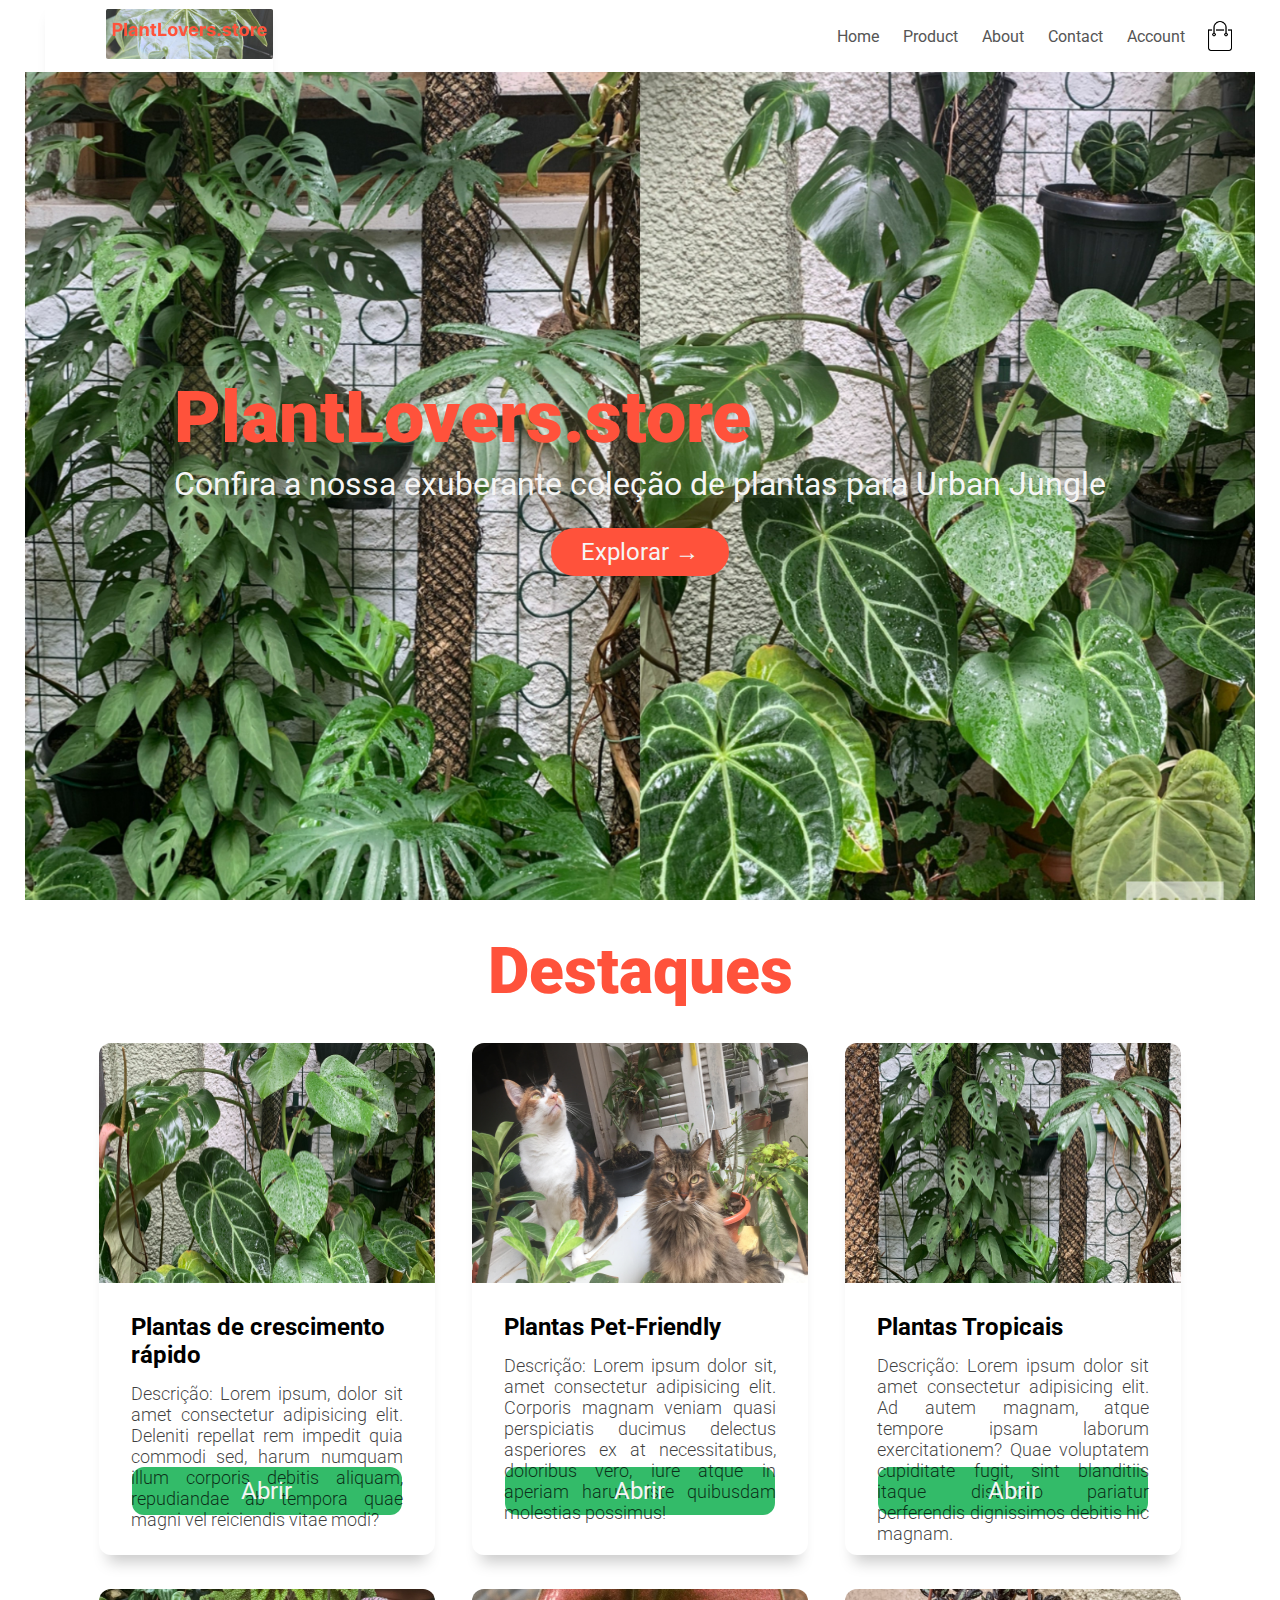
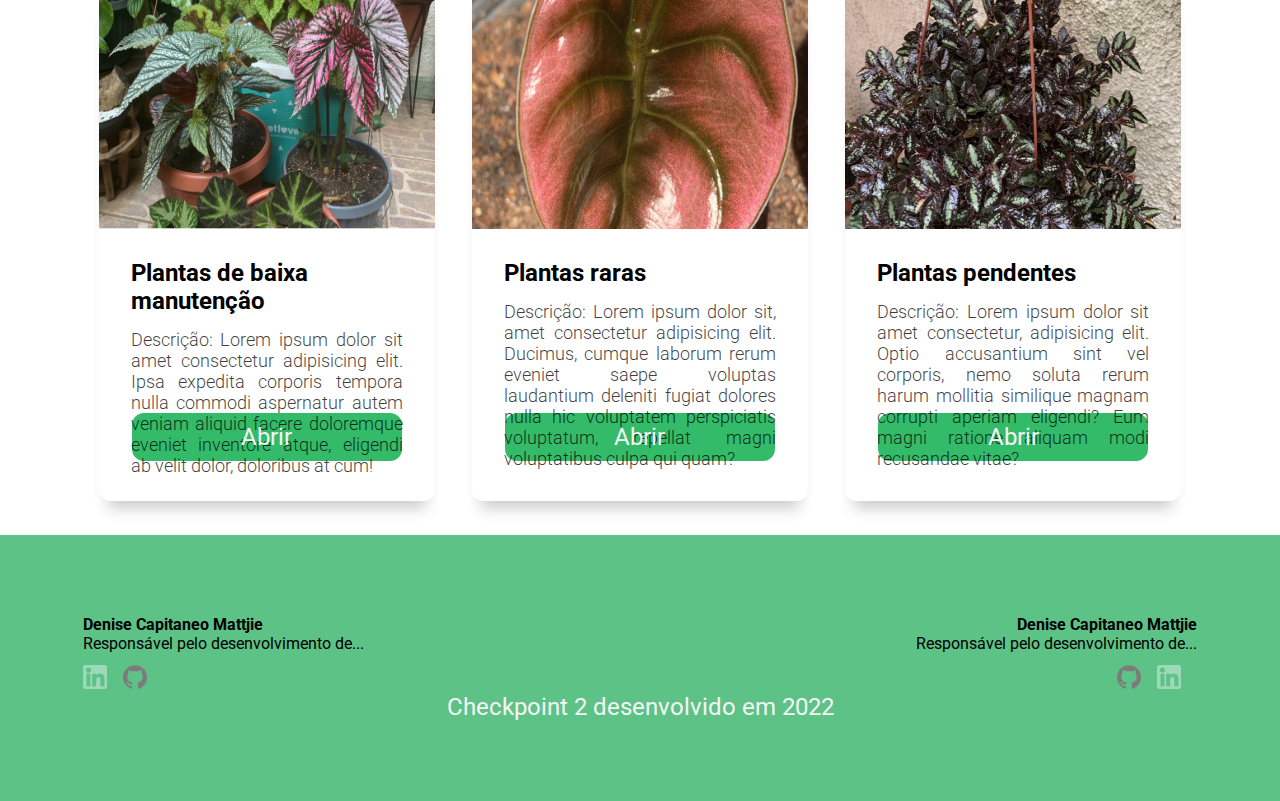
<file: index.html>
<!DOCTYPE html>
<html lang="en">
  <head>
    <meta charset="UTF-8" />
    <meta http-equiv="X-UA-Compatible" content="IE=edge" />
    <meta name="viewport" content="width=device-width, initial-scale=1.0" />
    <link rel="stylesheet" href="style.css" />
    <link rel="preconnect" href="https://fonts.googleapis.com" />
    <link rel="preconnect" href="https://fonts.gstatic.com" crossorigin />
    <link
      href="https://fonts.googleapis.com/css2?family=Roboto:ital,wght@0,300;0,400;0,500;0,700;1,300;1,500&display=swap"
      rel="stylesheet"
    />
    <title>PlantLovers.store</title>
  </head>
  <body>
    <header>
      <div class="header">
        <div class="header__container">
          <div class="navbar">
            <div class="logo">
              <img src="images/logo.png" alt="">
            </div>
            <nav>
              <ul>
                <li><a href="">Home</a></li>
                <li><a href="#destaques">Product</a></li>
                <li><a href="">About</a></li>
                <li><a href="#footer">Contact</a></li>
                <li><a href="">Account</a></li>
              </ul>
            </nav>
            <img src="images/cart.png" width="30px" height="30px" alt="" />
          </div>
          <div class="banner__background">
            <div class="banner__descricao__button">
              <div class="banner__descricao">
                <h1 class="banner__titulo">PlantLovers.store</h1>
                <p>Confira a nossa exuberante coleção de plantas para Urban Jungle</p>
              </div>
              <a class="btn" href="">Explorar &#8594</a>
            </div>
            
            
          </div>
          </div>
        </div>
      </div>
    </header>
    <main>
      <div class="container">
        <div id="destaques" class="container_titulo">
          <p>Destaques</p>
        </div>
        <div class="container_produtos">
          <div class="container_card">
            <div class="card">
              <div class="card_img">
                <img src="images/crescimento_rapido.png" alt="" />
              </div>
              <div class="card_decricao">
                <div class="card__descricaoHp">
                  <h3>Plantas de crescimento rápido</h3>
                  <p>Descrição: Lorem ipsum, dolor sit amet consectetur adipisicing elit. Deleniti repellat rem impedit quia commodi sed, harum numquam illum corporis debitis aliquam, repudiandae ab tempora quae magni vel reiciendis vitae modi?
                    
                  </p>
                </div>
                
                <div class="btn__card">
                  <a class="btn__descricao" href="">Abrir</a>
                </div>
              </div>
            </div>
          </div>
          <div class="container_card">
            <div class="card">
              <div class="card_img">
                <img src="images/pet_friendly.png" alt="" />
              </div>
              <div class="card_decricao">
                <div class="card__descricaoHp">
                  <h3>Plantas Pet-Friendly</h3>
                  <p>Descrição: Lorem ipsum dolor sit, amet consectetur adipisicing elit. Corporis magnam veniam quasi perspiciatis ducimus delectus asperiores ex at necessitatibus, doloribus vero, iure atque in aperiam harum iste quibusdam molestias possimus!</p>
                </div>
                
                <div class="btn__card">
                  <a class="btn__descricao" href="">Abrir</a>
                </div>
              </div>
            </div>
          </div>
          <div class="container_card">
            <div class="card">
              <div class="card_img">
                <img src="images/tropicais.png" alt="" />
              </div>
              <div class="card_decricao">
                <div class="card__descricaoHp">
                  <h3>Plantas Tropicais</h3>
                  <p>Descrição: Lorem ipsum dolor sit amet consectetur adipisicing elit. Ad autem magnam, atque tempore ipsam laborum exercitationem? Quae voluptatem cupiditate fugit, sint blanditiis itaque distinctio pariatur perferendis dignissimos debitis hic magnam.</p>
                </div>
                
                <div class="btn__card">
                  <a class="btn__descricao" href="">Abrir</a>
                </div>
                
              </div>
            </div>
          </div>
          <div class="container_card">
            <div class="card">
              <div class="card_img">
                <img src="images/baixa_manutencao.png" alt="" />
              </div>
              <div class="card_decricao">
                <div class="card__descricaoHp">
                  <h3>Plantas de baixa manutenção</h3>
                  <p>Descrição: Lorem ipsum dolor sit amet consectetur adipisicing elit. Ipsa expedita corporis tempora nulla commodi aspernatur autem veniam aliquid facere doloremque eveniet inventore atque, eligendi ab velit dolor, doloribus at cum!</p>
                </div>
                
                <div class="btn__card">
                  <a class="btn__descricao" href="">Abrir</a>
                </div>
              </div>
            </div>
          </div>
          <div class="container_card">
            <div class="card">
              <div class="card_img">
                <img src="images/raras.png" alt="" />
              </div>
              <div class="card_decricao">
                <div class="card__descricaoHp">
                  <h3>Plantas raras</h3>
                  <p>Descrição: Lorem ipsum dolor sit, amet consectetur adipisicing elit. Ducimus, cumque laborum rerum eveniet saepe voluptas laudantium deleniti fugiat dolores nulla hic voluptatem perspiciatis voluptatum, repellat magni voluptatibus culpa qui quam?</p>
                </div>
                
                <div class="btn__card">
                  <a class="btn__descricao" href="">Abrir</a>
                </div>
              </div>
            </div>
          </div>
          <div class="container_card">
            <div class="card">
              <div class="card_img">
                <img src="images/pendente.png" alt="" />
              </div>
              <div class="card_decricao">
                <div class="card__descricaoHp">
                  <h3>Plantas pendentes</h3>
                  <p>Descrição: Lorem ipsum dolor sit amet consectetur, adipisicing elit. Optio accusantium sint vel corporis, nemo soluta rerum harum mollitia similique magnam corrupti aperiam eligendi? Eum magni ratione aliquam modi recusandae vitae?</p>
                </div>
                
                <div class="btn__card">
                  <a class="btn__descricao" href="">Abrir</a>
                </div>
              </div>
            </div>
          </div>
        </div>
      </div>
    </main>
    <footer id="footer">
      <div class="footer_geral">
        <div class="footer__autor">
          <div class="footer__autor__descricao">
            <div class="footer__autor__nome">
              <h4>Denise Capitaneo Mattjie</h4>
              <p>Responsável pelo desenvolvimento de...</p>
            </div>
            <div class="footer__redes__sociais">
              <div class="footer__linkdin">
                <img src="images/linkedin.png" alt="" />
              </div>
              <div class="footer__git">
                <img src="images/gitHub.png" alt="" />
              </div>
            </div>
          </div>
          <!---
          <div class="footer__autor__descricao">
            <div class="footer__autor__nome">
              <h4>Denise Capitaneo Mattjie</h4>
              <p>Responsável pelo desenvolvimento de...</p>
            </div>
            <div class="footer__redes__sociais">
              <div class="footer__img">
                <img src="images/linkedin.png" alt="" />
              </div>
              <div class="footer__img">
                <img src="images/gitHub.png" alt="" />
              </div>
            </div>
          </div>
          -->
          <div class="footer__autor__descricao">
            <div class="footer__autor__nome">
              <h4>Denise Capitaneo Mattjie</h4>
              <p>Responsável pelo desenvolvimento de...</p>
            </div>
            <div class="footer__redes__sociais">
            
              <div class="footer__git">
                <img src="images/gitHub.png" alt="" />
              </div>
              <div class="footer__linkedin">
                <img src="images/linkedin.png" alt="" />
              </div>
            </div>
          </div>
        </div>
        <div class="footer__checkpoint">
          <p>Checkpoint 2 desenvolvido em 2022</p>
        </div>
      </div>
    </footer>
  </body>
</html>
</file>
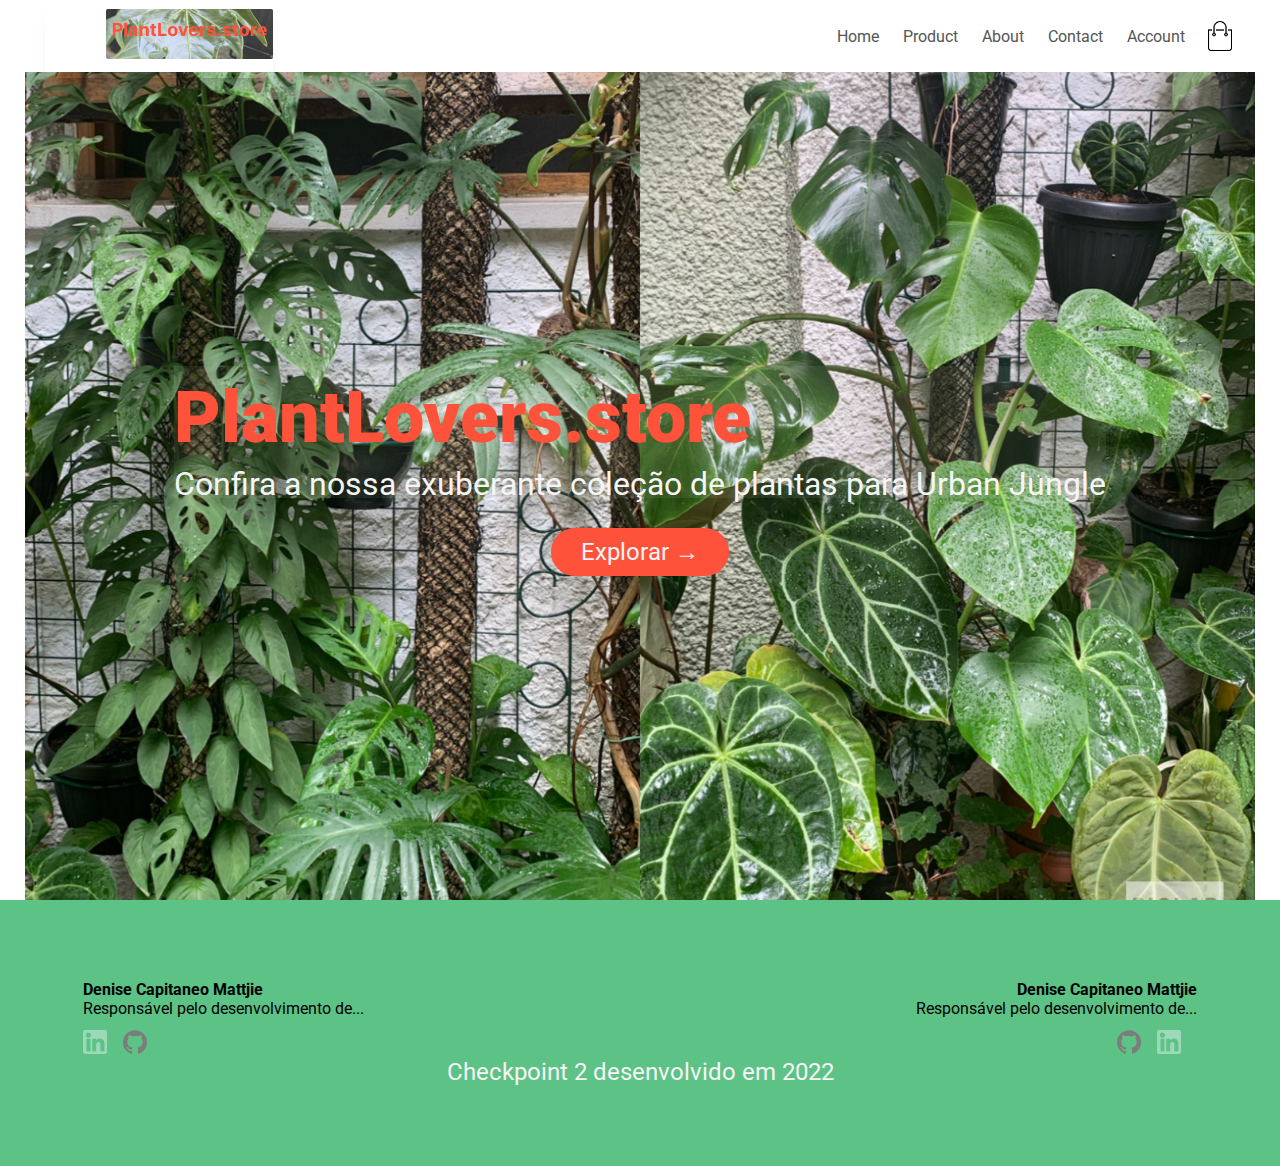
<file: details.html>
<!DOCTYPE html>
<html lang="en">
  <head>
    <meta charset="UTF-8" />
    <meta http-equiv="X-UA-Compatible" content="IE=edge" />
    <meta name="viewport" content="width=device-width, initial-scale=1.0" />
    <link rel="stylesheet" href="style.css" />
    <link rel="preconnect" href="https://fonts.googleapis.com" />
    <link rel="preconnect" href="https://fonts.gstatic.com" crossorigin />
    <link
      href="https://fonts.googleapis.com/css2?family=Roboto:ital,wght@0,300;0,400;0,500;0,700;1,300;1,500&display=swap"
      rel="stylesheet"
    />
    <title>PlantLovers.store</title>
  </head>
  <body>
    <header>
      <div class="header">
        <div class="header__container">
          <div class="navbar">
            <div class="logo">
              <img src="images/logo.png" alt="">
            </div>
            <nav>
              <ul>
                <li><a href="">Home</a></li>
                <li><a href="#destaques">Product</a></li>
                <li><a href="">About</a></li>
                <li><a href="#footer">Contact</a></li>
                <li><a href="">Account</a></li>
              </ul>
            </nav>
            <img src="images/cart.png" width="30px" height="30px" alt="" />
          </div>
          <div class="banner__background">
            <div class="banner__descricao__button">
              <div class="banner__descricao">
                <h1 class="banner__titulo">PlantLovers.store</h1>
                <p>Confira a nossa exuberante coleção de plantas para Urban Jungle</p>
              </div>
              <a class="btn" href="">Explorar &#8594</a>
            </div>
            
            
          </div>
          </div>
        </div>
      </div>
    </header>
    <main>
      
    </main>
      
    <footer id="footer">
      <div class="footer_geral">
        <div class="footer__autor">
          <div class="footer__autor__descricao">
            <div class="footer__autor__nome">
              <h4>Denise Capitaneo Mattjie</h4>
              <p>Responsável pelo desenvolvimento de...</p>
            </div>
            <div class="footer__redes__sociais">
              <div class="footer__linkdin">
                <img src="images/linkedin.png" alt="" />
              </div>
              <div class="footer__git">
                <img src="images/gitHub.png" alt="" />
              </div>
            </div>
          </div>
          <!---
          <div class="footer__autor__descricao">
            <div class="footer__autor__nome">
              <h4>Denise Capitaneo Mattjie</h4>
              <p>Responsável pelo desenvolvimento de...</p>
            </div>
            <div class="footer__redes__sociais">
              <div class="footer__img">
                <img src="images/linkedin.png" alt="" />
              </div>
              <div class="footer__img">
                <img src="images/gitHub.png" alt="" />
              </div>
            </div>
          </div>
          -->
          <div class="footer__autor__descricao">
            <div class="footer__autor__nome">
              <h4>Denise Capitaneo Mattjie</h4>
              <p>Responsável pelo desenvolvimento de...</p>
            </div>
            <div class="footer__redes__sociais">
            
              <div class="footer__git">
                <img src="images/gitHub.png" alt="" />
              </div>
              <div class="footer__linkedin">
                <img src="images/linkedin.png" alt="" />
              </div>
            </div>
          </div>
        </div>
        <div class="footer__checkpoint">
          <p>Checkpoint 2 desenvolvido em 2022</p>
        </div>
      </div>
    </footer>
  </body>
</html>
</file>
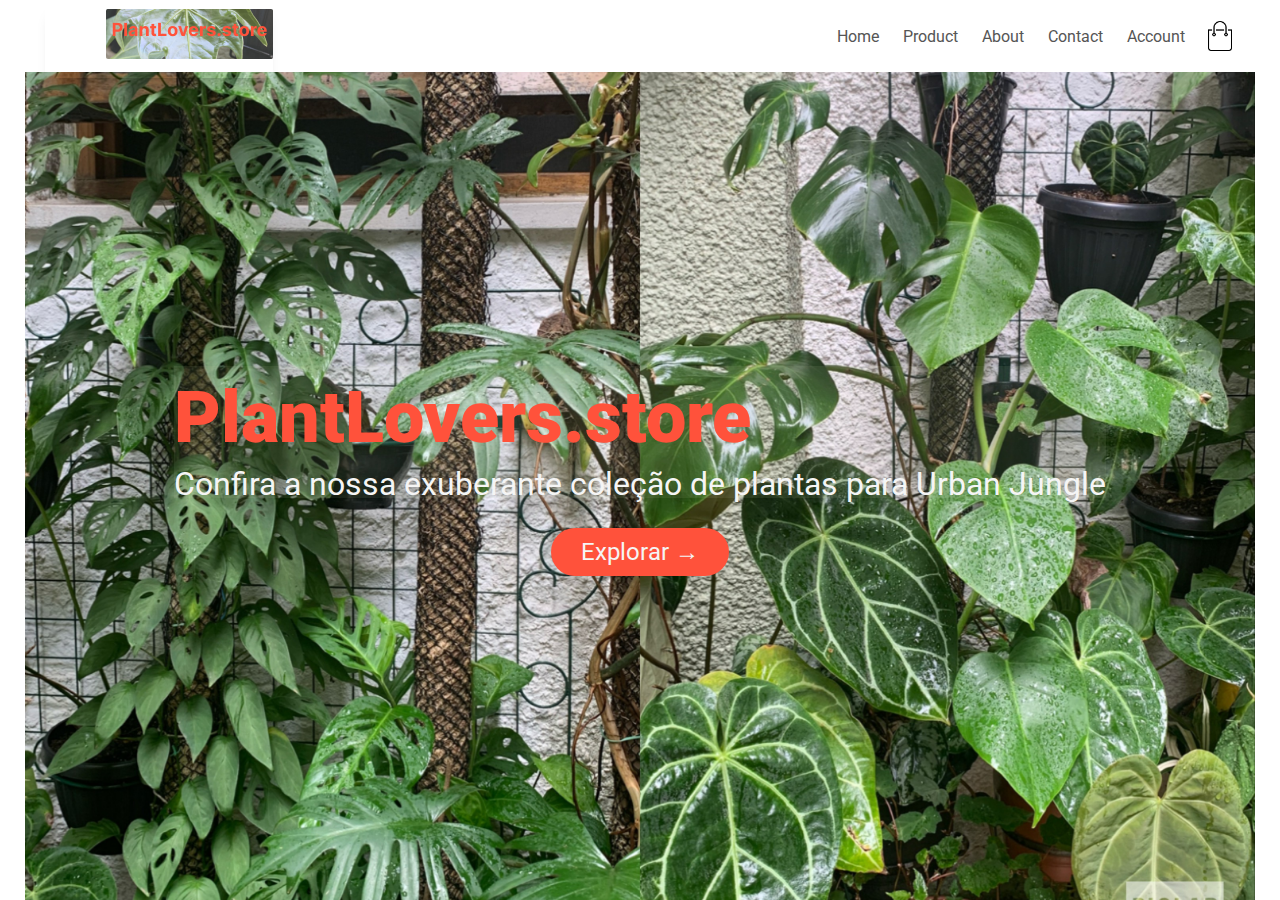
<file: login.html>
<!DOCTYPE html>
<html lang="en">
  <head>
    <meta charset="UTF-8" />
    <meta http-equiv="X-UA-Compatible" content="IE=edge" />
    <meta name="viewport" content="width=device-width, initial-scale=1.0" />
    <link rel="stylesheet" href="style.css" />
    <link rel="preconnect" href="https://fonts.googleapis.com" />
    <link rel="preconnect" href="https://fonts.gstatic.com" crossorigin />
    <link
      href="https://fonts.googleapis.com/css2?family=Roboto:ital,wght@0,300;0,400;0,500;0,700;1,300;1,500&display=swap"
      rel="stylesheet"
    />
    <title>PlantLovers.store</title>
  </head>
  <body>
    <header>
      <div class="header">
        <div class="header__container">
          <div class="navbar">
            <div class="logo">
              <img src="images/logo.png" alt="">
            </div>
            <nav>
              <ul>
                <li><a href="">Home</a></li>
                <li><a href="#destaques">Product</a></li>
                <li><a href="">About</a></li>
                <li><a href="#footer">Contact</a></li>
                <li><a href="">Account</a></li>
              </ul>
            </nav>
            <img src="images/cart.png" width="30px" height="30px" alt="" />
          </div>
          <div class="banner__background">
            <div class="banner__descricao__button">
              <div class="banner__descricao">
                <h1 class="banner__titulo">PlantLovers.store</h1>
                <p>Confira a nossa exuberante coleção de plantas para Urban Jungle</p>
              </div>
              <a class="btn" href="">Explorar &#8594</a>
            </div>
          </div>
          </div>
        </div>
      </div>
    </header>
</body>
</html>
</file>
<file: style.css>
* {
  box-sizing: border-box;
  margin: 0;
  padding: 0;
}

html {
  font-size: 16px;
  scroll-behavior: smooth;
}

body {
  font-family: 'Roboto', sans-serif;
}
header {
}

.logo {
  box-shadow: 0px 16px 15px -9px rgba(0, 0, 0, 0.21);
  padding-top: 15px;
  padding-bottom: 15px;
  padding-left: 61px;
}

.navbar {
  display: flex;
  align-items: center;
  padding: 20px;
  height: 8vh;
}

nav {
  flex: 1;
  text-align: right;
}

nav ul {
  display: inline-block;
  list-style-type: none;
}

nav ul li {
  display: inline-block;
  margin-right: 20px;
}

a {
  text-decoration: none;
  color: #555;
}

/*
nav ul li a::before {
  content: '';
  height: 5px; crio um 'conteúdo' de altura de 5px 

  background: #ff523b;
  position: absolute;
  bottom: -10px;
  width: 0%;
  transition: ease-in 1s;

  /*dica: width iniciando em 0 e aplicação de uma transição
}

nav ul li a:hover::before {
  width: 100%;
}

*/

.header__container {
  /*max-width: 1300px;*/
  margin: auto;
  padding-left: 25px;
  padding-right: 25px;
}

.banner__background {
  width: 100%;
  height: 92vh;
  background-image: url('./images/banner.jpg');
  background-repeat: no-repeat;
  background-position: center;
  background-size: cover;
}

.banner__descricao {
  background: rgba(200, 209, 167, 0.1); /*10% = background da descricao */
}

.banner__descricao h1 {
  font-family: 'Roboto';
  font-style: normal;
  font-weight: 900;
  font-size: 4.5rem;
  line-height: 84px;
  color: #ff523b;
  padding: 10px 0;
}

.banner__descricao p {
  font-family: 'Roboto';
  font-style: normal;
  font-weight: 400;
  font-size: 2rem;
  line-height: 28px;
  color: whitesmoke;
}

.banner__descricao__button {
  display: flex;
  flex-direction: column;
  justify-content: center;
  align-items: center;
  height: 100%;
}

.btn {
  display: inline-block;
  background-color: #ff523b;
  padding: 10px 30px; /*afasta da borda*/
  margin: 30px 0; /*afasta do texto acima e abaixo*/
  border-radius: 30px;
  transition: background 0.5s; /*quando acrescentar o hover*/
  font-weight: 400;
  font-size: 1.5rem;
  line-height: 28px;
  color: whitesmoke;
}

.btn:hover {
  background: #ff523b;
  opacity: 85%;
}

.banner__descricao__button a {
  text-decoration: none;
  color: whitesmoke;
}

.container {
  width: 100%;
  /*margin: auto; */
  display: flex;
  flex-direction: column;
  align-items: center;
  justify-content: center;
}

.container_titulo {
  font-style: normal;
  font-weight: 900;
  font-size: 4rem;
  line-height: 75px;
  padding-top: 34px;
  padding-bottom: 34px;
  color: #ff523b;
}

.container_titulo h2 {
}

.container_produtos {
  width: 100%;
  display: flex;
  flex-wrap: wrap;
  align-items: stretch;
  justify-content: space-around;
  padding-left: 80px;
  padding-right: 80px;
}

.container_card {
  width: 30%;
  height: 512px;
  display: flex;
  flex-direction: column;
  align-items: center;
  object-fit: cover;
  border-radius: 12px;
  box-shadow: 0px 16px 15px -9px rgba(0, 0, 0, 0.21);
  margin-bottom: 34px;
}

.card {
  width: 100%;
}

.card_img img {
  width: 100%;
  height: 240px;
  border-radius: 12px 12px 0 0;
}

.card_decricao {
  flex-basis: 25%;
}

.card_decricao h3 {
  font-style: normal;
  font-weight: 700;
  font-size: 24px;
  line-height: 28px;
  padding-bottom: 14px;
}
.card_decricao p {
  font-style: normal;
  font-weight: 300;
  font-size: 18px;
  line-height: 21px;
  color: rgba(0, 0, 0, 0.75);
  text-align: justify;
}

.card__descricaoHp {
  width: 100%;
  height: 180px;
  padding: 26px 32px;
}

.btn__card {
  display: flex;
  align-items: center;
  justify-content: center;
  background: #33bb69;
  padding: 10px 30px; /*afasta da borda*/
  margin: 0 33px; /*afasta do texto acima e abaixo*/
  border-radius: 12px;
  transition: background 0.5s; /*quando acrescentar o hover*/
  font-weight: 400;
  font-size: 1.5rem;
  line-height: 28px;
  color: whitesmoke;
}

.btn__card:hover {
  background: #085f2b;
  opacity: 85%;
}

.btn__card a {
  text-decoration: none;
  color: whitesmoke;
}
.btn__descricao {
}

footer {
  width: 100%;
  background: #5dc285;
}

.footer_geral {
  display: flex;
  flex-direction: column;
  justify-content: center;
  align-items: center;
}

.footer__autor {
  width: 100%;
  display: flex;
  padding-top: 80px;
  padding-left: 83px;
  padding-right: 83px;
}

.footer__autor__descricao {
  width: 50%;
}

.footer__autor__descricao:nth-child(2) {
  display: flex;
  flex-direction: column;
  align-items: flex-end;
  justify-content: center;
  text-align: right;
}

.footer img .footer__autor__nome {
}

.footer__autor__nome h4 {
}

.footer__redes__sociais {
  display: flex;
  flex-direction: row;
  padding-top: 12px;
}

.footer__redes__sociais img:first-child {
  padding-right: 16px;
}

.footer__checkpoint p {
  font-style: normal;
  font-weight: 400;
  font-size: 24px;
  line-height: 28px;
  color: whitesmoke;
  padding-bottom: 80px;
}

/*-------LOGIN-------*/

/*--------DETAILS-----*/
</file>
